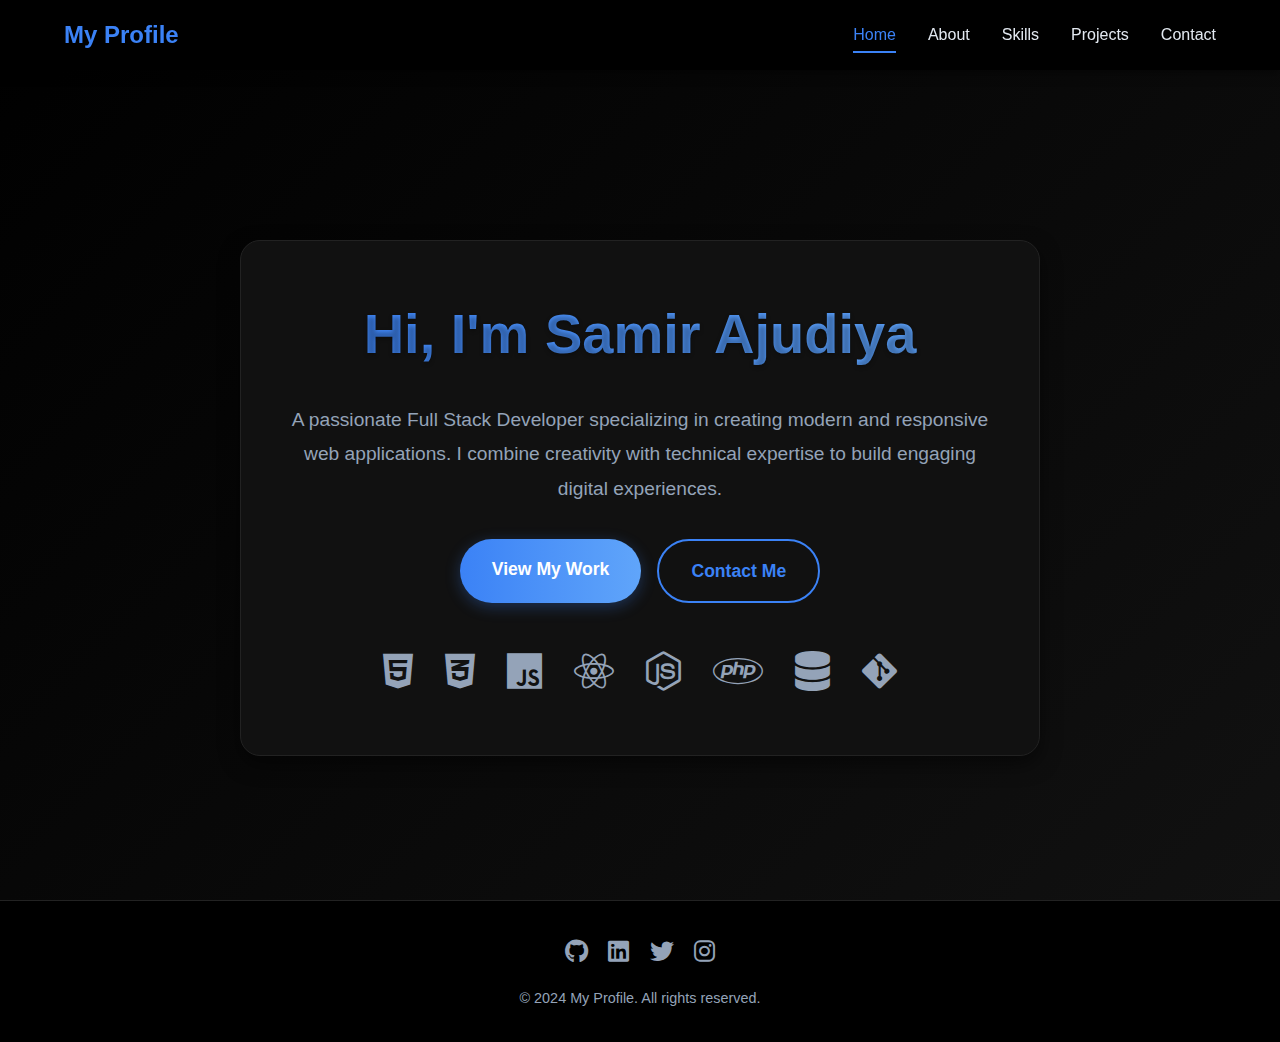
<file: my profile/index.html>
<!DOCTYPE html>
<html lang="en">
<head>
    <meta charset="UTF-8">
    <meta name="viewport" content="width=device-width, initial-scale=1.0">
    <title>Home - My Profile</title>
    <link rel="stylesheet" href="css/style.css">
    <link rel="stylesheet" href="https://cdnjs.cloudflare.com/ajax/libs/font-awesome/6.0.0/css/all.min.css">
    <style>
        .home {
            background: linear-gradient(135deg, #000000 0%, #111111 100%);
            color: #e2e8f0;
            min-height: 100vh;
            display: flex;
            align-items: center;
            justify-content: center;
            padding: 8rem 5% 2rem;
        }
        .hero {
            background: #111111;
            padding: 3rem;
            border-radius: 20px;
            box-shadow: 0 8px 20px rgba(0, 0, 0, 0.5);
            max-width: 800px;
            width: 100%;
            text-align: center;
            border: 1px solid #222222;
        }
        .welcome-text {
            font-size: 3.5rem;
            font-weight: bold;
            margin-bottom: 1.5rem;
            background: linear-gradient(to right, #3b82f6, #60a5fa);
            -webkit-background-clip: text;
            background-clip: text;
            color: transparent;
            text-shadow: 0 2px 4px rgba(0, 0, 0, 0.3);
        }
        .intro-text {
            font-size: 1.2rem;
            color: #94a3b8;
            margin-bottom: 2rem;
            line-height: 1.8;
        }
        .cta-buttons {
            display: flex;
            gap: 1rem;
            justify-content: center;
        }
        .cta-btn {
            padding: 1rem 2rem;
            border-radius: 50px;
            text-decoration: none;
            font-weight: 600;
            transition: all 0.3s ease;
            border: none;
            font-size: 1.1rem;
        }
        .cta-btn:first-child {
            background: linear-gradient(to right, #3b82f6, #60a5fa);
            color: white;
            box-shadow: 0 4px 15px rgba(59, 130, 246, 0.3);
        }
        .cta-btn.secondary {
            background: transparent;
            color: #3b82f6;
            border: 2px solid #3b82f6;
        }
        .cta-btn:hover {
            transform: translateY(-3px);
            box-shadow: 0 6px 20px rgba(59, 130, 246, 0.4);
        }
        .skill-icons {
            margin-top: 3rem;
            display: flex;
            justify-content: center;
            gap: 2rem;
            flex-wrap: wrap;
        }
        .skill-icon {
            font-size: 2.5rem;
            color: #94a3b8;
            transition: all 0.3s ease;
        }
        .skill-icon:hover {
            color: #3b82f6;
            transform: translateY(-5px);
        }
        footer {
            background: #000000;
            border-top: 1px solid #222222;
        }
        .social-links a {
            color: #94a3b8;
            transition: all 0.3s ease;
        }
        .social-links a:hover {
            color: #3b82f6;
            transform: translateY(-3px);
        }
    </style>
</head>
<body>
    <nav class="navbar">
        <div class="logo">My Profile</div>
        <div class="nav-links">
            <a href="index.html" class="active">Home</a>
            <a href="about.html">About</a>
            <a href="skills.html">Skills</a>
            <a href="projects.html">Projects</a>
            <a href="contact.html">Contact</a>
        </div>
        <div class="menu-btn">
            <i class="fas fa-bars"></i>
        </div>
    </nav>

    <main class="home">
        <div class="hero">
            <h1 class="welcome-text">Hi, I'm Samir Ajudiya</h1>
            <p class="intro-text">A passionate Full Stack Developer specializing in creating modern and responsive web applications. I combine creativity with technical expertise to build engaging digital experiences.</p>
            <div class="cta-buttons">
                <a href="projects.html" class="cta-btn">View My Work</a>
                <a href="contact.html" class="cta-btn secondary">Contact Me</a>
            </div>
            <div class="skill-icons">
                <i class="fab fa-html5 skill-icon" title="HTML5"></i>
                <i class="fab fa-css3-alt skill-icon" title="CSS3"></i>
                <i class="fab fa-js skill-icon" title="JavaScript"></i>
                <i class="fab fa-react skill-icon" title="React"></i>
                <i class="fab fa-node-js skill-icon" title="Node.js"></i>
                <i class="fab fa-php skill-icon" title="PHP"></i>
                <i class="fas fa-database skill-icon" title="Databases"></i>
                <i class="fab fa-git-alt skill-icon" title="Git"></i>
            </div>
        </div>
    </main>

    <footer>
        <div class="social-links">
            <a href="#"><i class="fab fa-github"></i></a>
            <a href="#"><i class="fab fa-linkedin"></i></a>
            <a href="#"><i class="fab fa-twitter"></i></a>
            <a href="#"><i class="fab fa-instagram"></i></a>
        </div>
        <p>&copy; 2024 My Profile. All rights reserved.</p>
    </footer>

    <script src="js/script.js"></script>
</body>
</html>
</file>
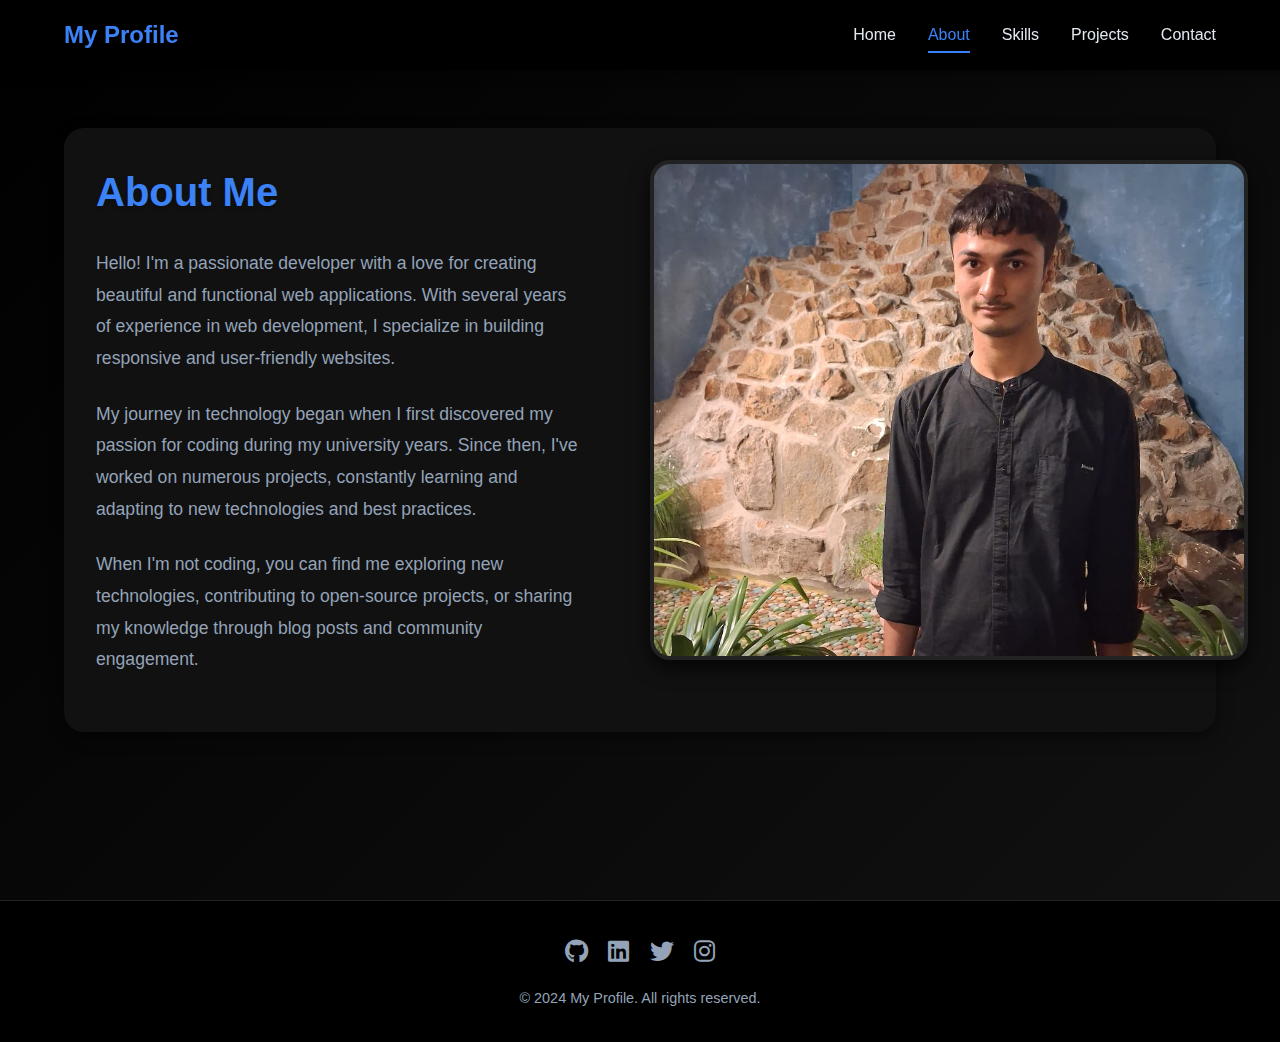
<file: my profile/about.html>
<!DOCTYPE html>
<html lang="en">
<head>
    <meta charset="UTF-8">
    <meta name="viewport" content="width=device-width, initial-scale=1.0">
    <title>About Me - My Profile</title>
    <link rel="stylesheet" href="css/style.css">
    <link rel="stylesheet" href="https://cdnjs.cloudflare.com/ajax/libs/font-awesome/6.0.0/css/all.min.css">
    <style>
        .about {
            background: linear-gradient(135deg, #000000 0%, #111111 100%);
            color: #e2e8f0;
        }
        .about-content {
            background: #111111;
            border-radius: 20px;
            padding: 2rem;
            box-shadow: 0 5px 15px rgba(0, 0, 0, 0.5);
        }
        .about-text h2 {
            color: #3b82f6;
            font-size: 2.5rem;
            margin-bottom: 1.5rem;
            text-shadow: 0 2px 4px rgba(0, 0, 0, 0.3);
        }
        .about-text p {
            color: #94a3b8;
            font-size: 1.1rem;
            line-height: 1.8;
            margin-bottom: 1.5rem;
        }
        .about-image {
            border: 4px solid #222222;
            box-shadow: 0 8px 20px rgba(0, 0, 0, 0.7);
        }
        .about-image:hover {
            transform: scale(1.02);
            box-shadow: 0 12px 25px rgba(0, 0, 0, 0.8);
            border-color: #3b82f6;
        }
        footer {
            background: #000000;
            border-top: 1px solid #222222;
        }
        .social-links a {
            color: #94a3b8;
            transition: all 0.3s ease;
        }
        .social-links a:hover {
            color: #3b82f6;
            transform: translateY(-3px);
        }
    </style>
</head>
<body>
    <nav class="navbar">
        <div class="logo">My Profile</div>
        <div class="nav-links">
            <a href="index.html">Home</a>
            <a href="about.html" class="active">About</a>
            <a href="skills.html">Skills</a>
            <a href="projects.html">Projects</a>
            <a href="contact.html">Contact</a>
        </div>
        <div class="menu-btn">
            <i class="fas fa-bars"></i>
        </div>
    </nav>

    <main class="about">
        <div class="about-content">
            <div class="about-text">
                <h2>About Me</h2>
                <p>Hello! I'm a passionate developer with a love for creating beautiful and functional web applications. With several years of experience in web development, I specialize in building responsive and user-friendly websites.</p>
                <p>My journey in technology began when I first discovered my passion for coding during my university years. Since then, I've worked on numerous projects, constantly learning and adapting to new technologies and best practices.</p>
                <p>When I'm not coding, you can find me exploring new technologies, contributing to open-source projects, or sharing my knowledge through blog posts and community engagement.</p>
            </div>
            <img src="images/profile.jpg" alt="Profile Image - Standing in front of a black SUV" class="about-image">
        </div>
    </main>

    <footer>
        <div class="social-links">
            <a href="#"><i class="fab fa-github"></i></a>
            <a href="#"><i class="fab fa-linkedin"></i></a>
            <a href="#"><i class="fab fa-twitter"></i></a>
            <a href="#"><i class="fab fa-instagram"></i></a>
        </div>
        <p>&copy; 2024 My Profile. All rights reserved.</p>
    </footer>

    <script src="js/script.js"></script>
</body>
</html>
</file>
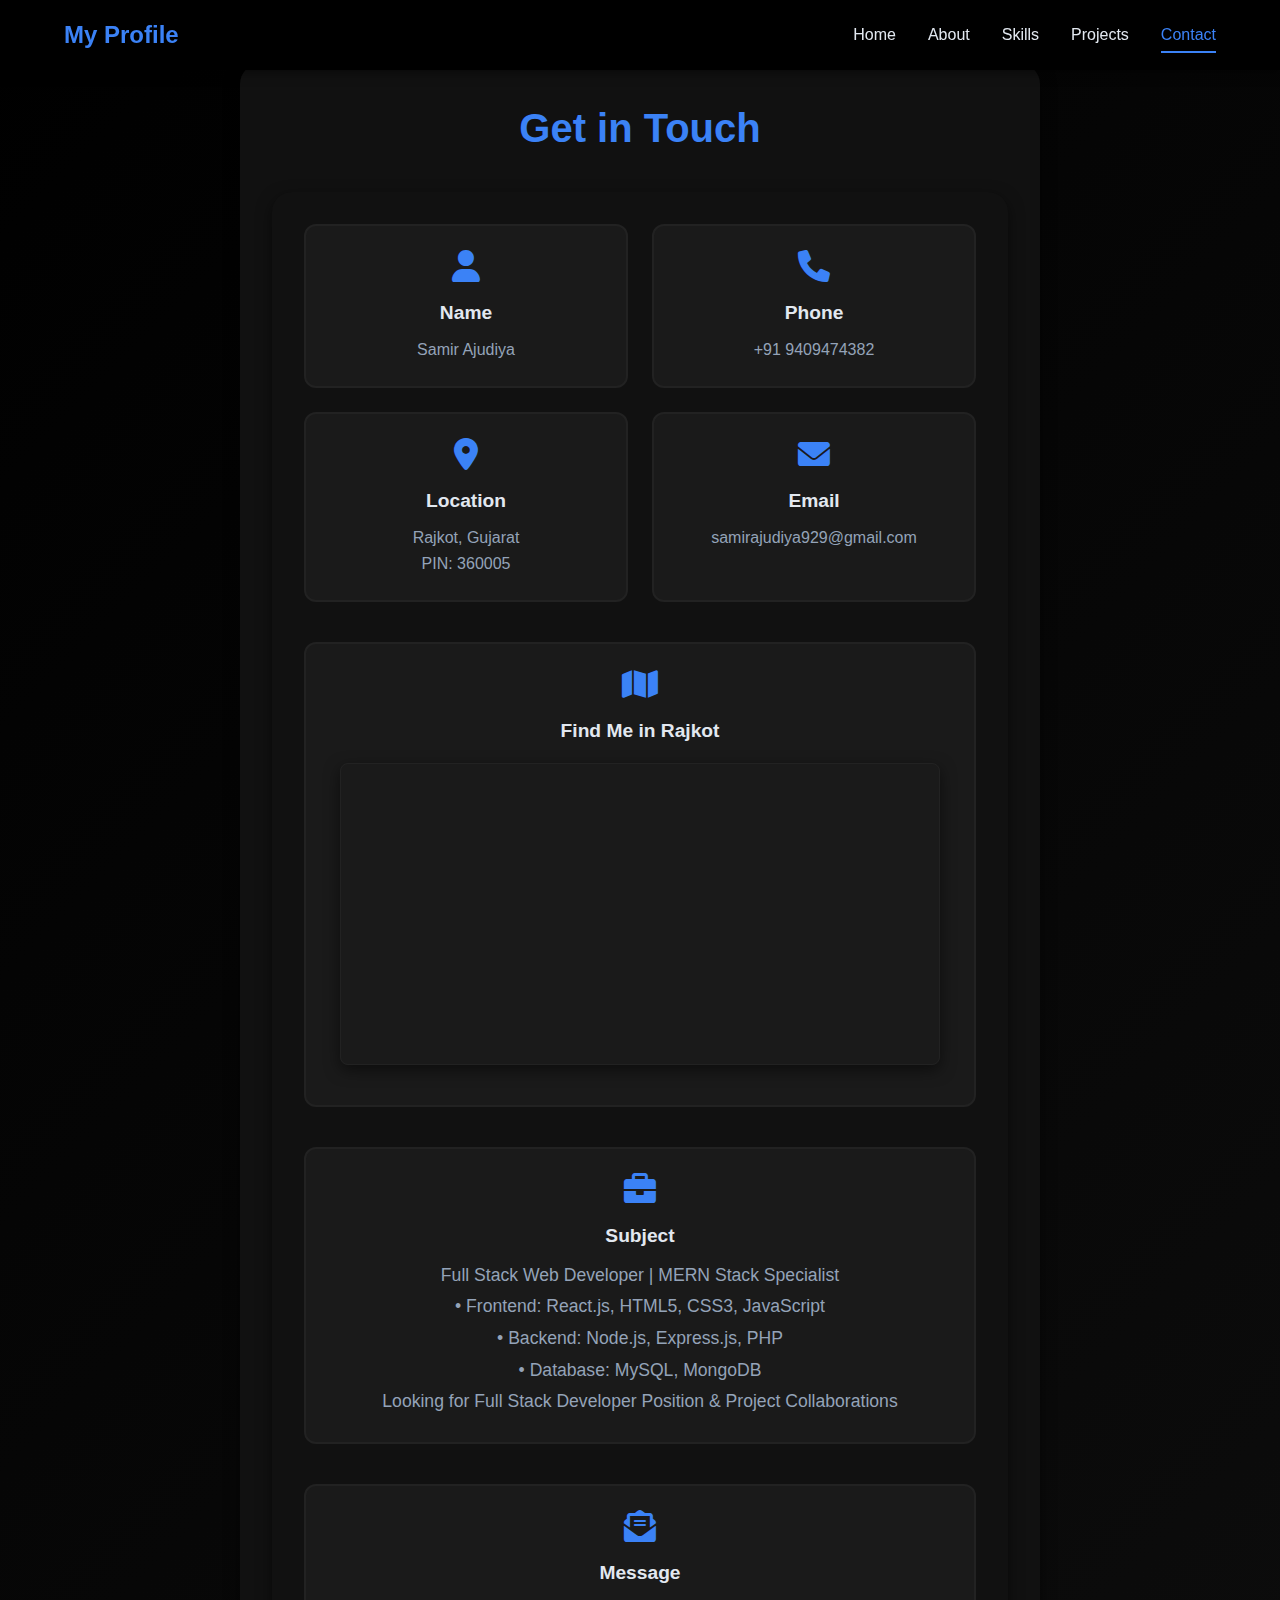
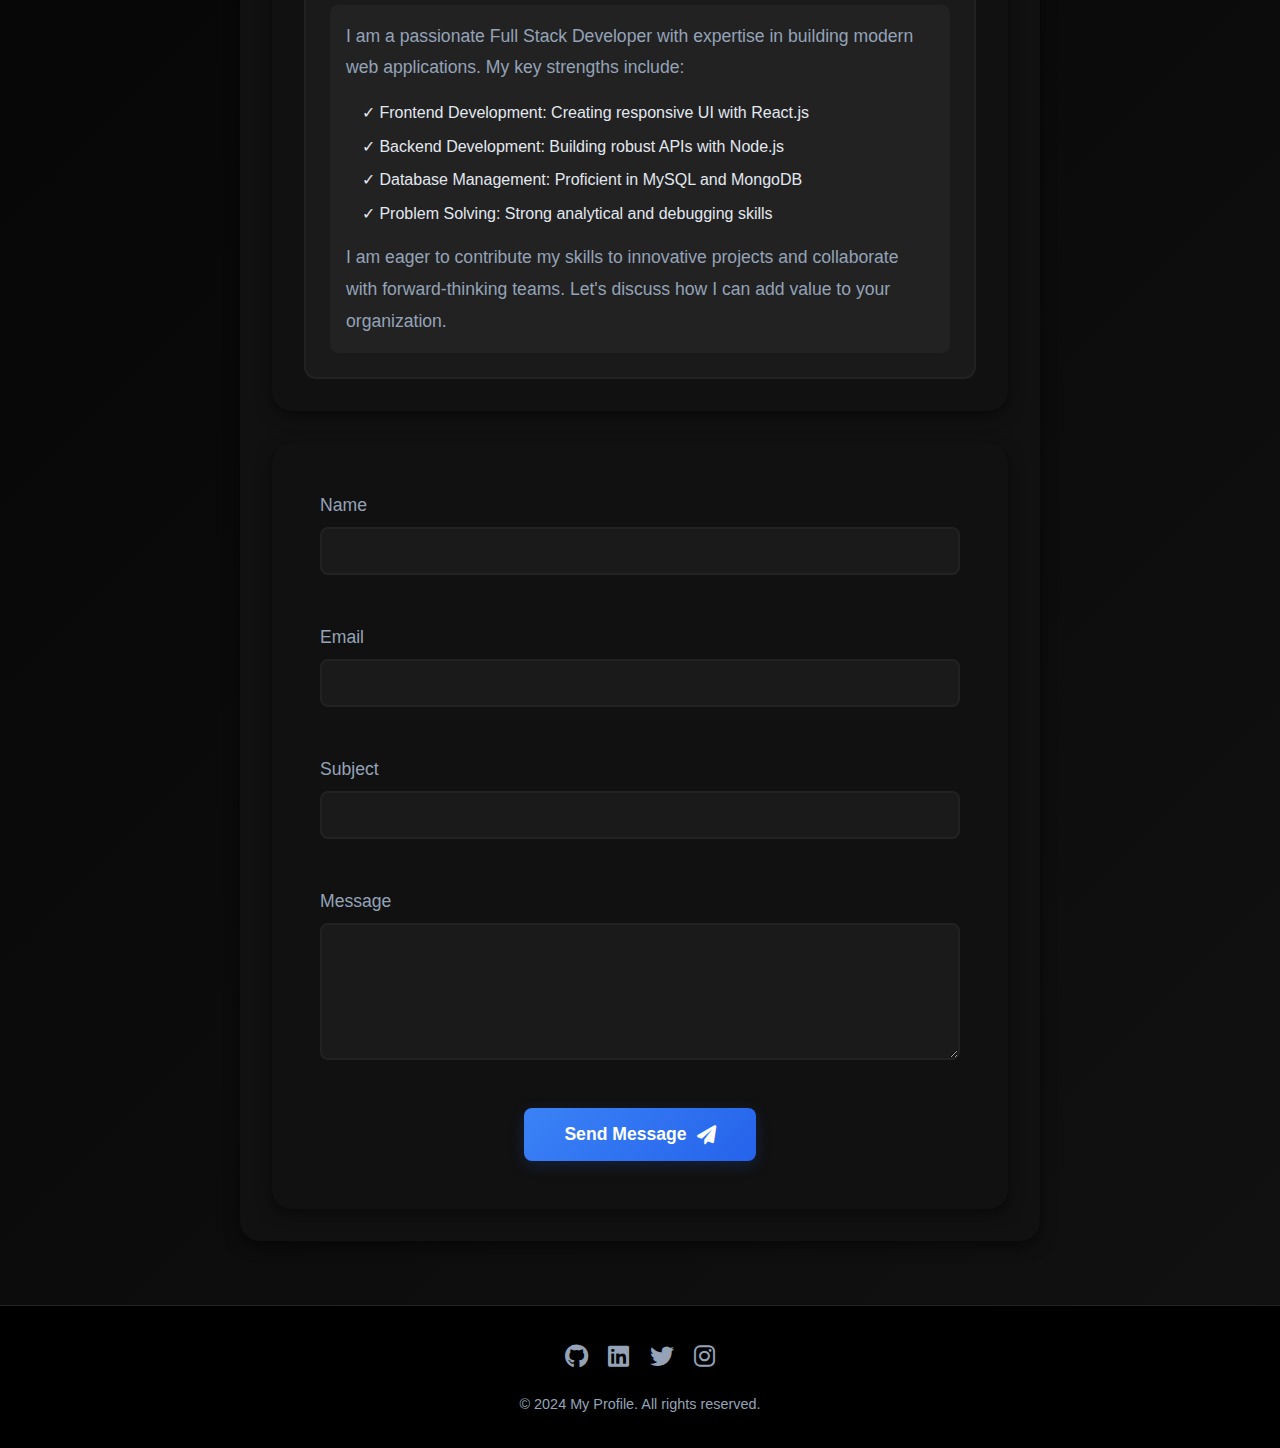
<file: my profile/contact.html>
<!DOCTYPE html>
<html lang="en">
<head>
    <meta charset="UTF-8">
    <meta name="viewport" content="width=device-width, initial-scale=1.0">
    <title>Contact Me - My Profile</title>
    <link rel="stylesheet" href="css/style.css">
    <link rel="stylesheet" href="https://cdnjs.cloudflare.com/ajax/libs/font-awesome/6.0.0/css/all.min.css">
    <style>
        .contact {
            background: linear-gradient(135deg, #000000 0%, #111111 100%);
            color: #e2e8f0;
            min-height: 80vh;
            padding: 4rem 2rem;
        }
        .contact-content {
            max-width: 800px;
            margin: 0 auto;
            background: #111111;
            border-radius: 20px;
            padding: 2rem;
            box-shadow: 0 5px 15px rgba(0, 0, 0, 0.5);
        }
        .contact-info {
            display: grid;
            grid-template-columns: repeat(auto-fit, minmax(250px, 1fr));
            gap: 1.5rem;
            margin-bottom: 2rem;
        }
        .info-box {
            background: #1a1a1a;
            border: 2px solid #222222;
            border-radius: 12px;
            padding: 1.5rem;
            text-align: center;
            transition: all 0.3s ease;
        }
        .info-box:hover {
            transform: translateY(-5px);
            border-color: #3b82f6;
            box-shadow: 0 8px 20px rgba(59, 130, 246, 0.2);
        }
        .info-box i {
            font-size: 2rem;
            color: #3b82f6;
            margin-bottom: 1rem;
        }
        .info-box h3 {
            color: #e2e8f0;
            font-size: 1.2rem;
            margin-bottom: 0.5rem;
        }
        .info-box p, .info-box a {
            color: #94a3b8;
            text-decoration: none;
            transition: color 0.3s ease;
        }
        .info-box a:hover {
            color: #3b82f6;
        }
        .map-box {
            grid-column: 1 / -1;
            background: #1a1a1a;
            border: 2px solid #222222;
            border-radius: 12px;
            padding: 1.5rem;
            text-align: center;
            transition: all 0.3s ease;
            margin-top: 1rem;
        }
        .map-box:hover {
            border-color: #3b82f6;
            box-shadow: 0 8px 20px rgba(59, 130, 246, 0.2);
        }
        .map-box i {
            font-size: 2rem;
            color: #3b82f6;
            margin-bottom: 1rem;
        }
        .map-box h3 {
            color: #e2e8f0;
            font-size: 1.2rem;
            margin-bottom: 1rem;
        }
        .map-container {
            border-radius: 8px;
            overflow: hidden;
        }
        .map-container iframe {
            width: 100%;
            height: 300px;
            border: none;
            filter: invert(90%) hue-rotate(180deg) brightness(95%) contrast(85%);
        }
        .contact-form {
            margin-top: 2rem;
            display: flex;
            flex-direction: column;
            gap: 1.5rem;
        }
        .form-group {
            display: flex;
            flex-direction: column;
            gap: 0.5rem;
        }
        .form-group label {
            color: #94a3b8;
            font-size: 1.1rem;
        }
        .form-group input,
        .form-group textarea {
            padding: 0.8rem;
            border-radius: 8px;
            border: 2px solid #222222;
            background: #1a1a1a;
            color: #e2e8f0;
            font-size: 1rem;
            transition: all 0.3s ease;
        }
        .form-group input:focus,
        .form-group textarea:focus {
            outline: none;
            border-color: #3b82f6;
            box-shadow: 0 0 0 2px rgba(59, 130, 246, 0.2);
        }
        .submit-btn {
            background: linear-gradient(135deg, #3b82f6 0%, #2563eb 100%);
            color: white;
            padding: 1rem 2.5rem;
            border: none;
            border-radius: 8px;
            font-size: 1.1rem;
            cursor: pointer;
            transition: all 0.3s ease;
            display: flex;
            align-items: center;
            justify-content: center;
            gap: 10px;
            margin: 0 auto;
            min-width: 200px;
        }
        .submit-btn:hover {
            background: linear-gradient(135deg, #2563eb 0%, #1d4ed8 100%);
            transform: translateY(-2px);
            box-shadow: 0 4px 12px rgba(59, 130, 246, 0.3);
        }
        .submit-btn i {
            font-size: 1.2rem;
            transition: transform 0.3s ease;
        }
        .submit-btn:hover i {
            transform: translateX(4px);
        }
    </style>
</head>
<body>
    <nav class="navbar">
        <div class="logo">My Profile</div>
        <div class="nav-links">
            <a href="index.html">Home</a>
            <a href="about.html">About</a>
            <a href="skills.html">Skills</a>
            <a href="projects.html">Projects</a>
            <a href="contact.html" class="active">Contact</a>
        </div>
        <div class="menu-btn">
            <i class="fas fa-bars"></i>
        </div>
    </nav>

    <main class="contact">
        <div class="contact-content">
            <h2 style="color: #3b82f6; font-size: 2.5rem; margin-bottom: 2rem; text-align: center;">Get in Touch</h2>
            
            <div class="contact-info">
                <div class="info-box">
                    <i class="fas fa-user"></i>
                    <h3>Name</h3>
                    <p>Samir Ajudiya</p>
                </div>
                <div class="info-box">
                    <i class="fas fa-phone"></i>
                    <h3>Phone</h3>
                    <p><a href="tel:+919409474382">+91 9409474382</a></p>
                </div>
                <div class="info-box">
                    <i class="fas fa-map-marker-alt"></i>
                    <h3>Location</h3>
                    <p>Rajkot, Gujarat<br>PIN: 360005</p>
                </div>
                <div class="info-box">
                    <i class="fas fa-envelope"></i>
                    <h3>Email</h3>
                    <p><a href="mailto:samirajudiya929@gmail.com">samirajudiya929@gmail.com</a></p>
                </div>
               
                <div class="map-box">
                    <i class="fas fa-map"></i>
                    <h3>Find Me in Rajkot</h3>
                    <div class="map-container">
                        <iframe 
                            src="https://www.google.com/maps/embed?pb=!1m18!1m12!1m3!1d118147.68041541082!2d70.71790414160557!3d22.303891136856267!2m3!1f0!2f0!3f0!3m2!1i1024!2i768!4f13.1!3m3!1m2!1s0x3959c98ac71cdf0f%3A0x76dd15cfbe93ad3b!2sRajkot%2C%20Gujarat!5e0!3m2!1sen!2sin!4v1709755169079!5m2!1sen!2sin"
                            style="border:0;" 
                            allowfullscreen="" 
                            loading="lazy" 
                            referrerpolicy="no-referrer-when-downgrade">
                        </iframe>
                    </div>
                </div>
                <div class="info-box" style="grid-column: 1 / -1; margin-top: 1rem;">
                    <i class="fas fa-briefcase"></i>
                    <h3>Subject</h3>
                    <p style="line-height: 1.8; font-size: 1.1rem;">
                        Full Stack Web Developer | MERN Stack Specialist<br>
                        • Frontend: React.js, HTML5, CSS3, JavaScript<br>
                        • Backend: Node.js, Express.js, PHP<br>
                        • Database: MySQL, MongoDB<br>
                        Looking for Full Stack Developer Position & Project Collaborations
                    </p>
                </div>
                <div class="info-box" style="grid-column: 1 / -1; margin-top: 1rem;">
                    <i class="fas fa-envelope-open-text"></i>
                    <h3>Message</h3>
                    <div style="text-align: left; padding: 1rem; background: #222222; border-radius: 8px; margin-top: 1rem;">
                        <p style="line-height: 1.8; font-size: 1.1rem; margin-bottom: 1rem;">
                            I am a passionate Full Stack Developer with expertise in building modern web applications. My key strengths include:
                        </p>
                        <ul style="list-style: none; padding-left: 1rem; margin-bottom: 1rem;">
                            <li style="margin-bottom: 0.5rem;">✓ Frontend Development: Creating responsive UI with React.js</li>
                            <li style="margin-bottom: 0.5rem;">✓ Backend Development: Building robust APIs with Node.js</li>
                            <li style="margin-bottom: 0.5rem;">✓ Database Management: Proficient in MySQL and MongoDB</li>
                            <li style="margin-bottom: 0.5rem;">✓ Problem Solving: Strong analytical and debugging skills</li>
                        </ul>
                        <p style="line-height: 1.8; font-size: 1.1rem;">
                            I am eager to contribute my skills to innovative projects and collaborate with forward-thinking teams. Let's discuss how I can add value to your organization.
                        </p>
                    </div>
                </div>
            </div>

            <form class="contact-form">
                <div class="form-group">
                    <label for="name">Name</label>
                    <input type="text" id="name" name="name" required>
                </div>
                <div class="form-group">
                    <label for="email">Email</label>
                    <input type="email" id="email" name="email" required>
                </div>
                <div class="form-group">
                    <label for="subject">Subject</label>
                    <input type="text" id="subject" name="subject" required>
                </div>
                <div class="form-group">
                    <label for="message">Message</label>
                    <textarea id="message" name="message" rows="6" required></textarea>
                </div>
                <button type="submit" class="submit-btn">
                    Send Message
                    <i class="fas fa-paper-plane"></i>
                </button>
            </form>
        </div>
    </main>

    <footer>
        <div class="social-links">
            <a href="#"><i class="fab fa-github"></i></a>
            <a href="#"><i class="fab fa-linkedin"></i></a>
            <a href="#"><i class="fab fa-twitter"></i></a>
            <a href="#"><i class="fab fa-instagram"></i></a>
        </div>
        <p>&copy; 2024 My Profile. All rights reserved.</p>
    </footer>

    <script src="js/script.js"></script>
</body>
</html>
</file>
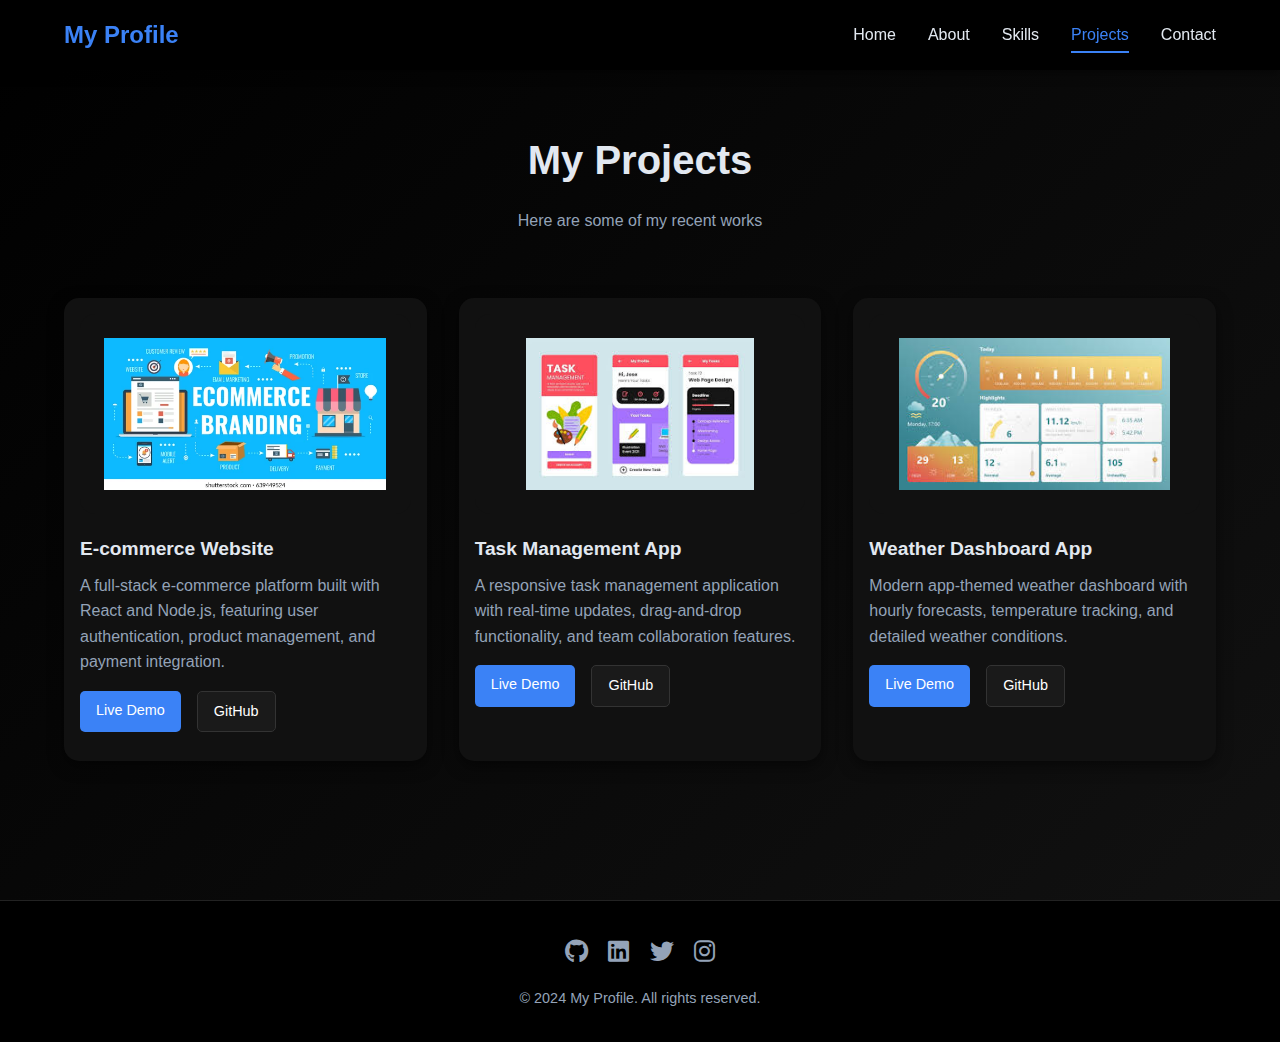
<file: my profile/projects.html>
<!DOCTYPE html>
<html lang="en">
<head>
    <meta charset="UTF-8">
    <meta name="viewport" content="width=device-width, initial-scale=1.0">
    <title>Projects - My Profile</title>
    <link rel="stylesheet" href="css/style.css">
    <link rel="stylesheet" href="https://cdnjs.cloudflare.com/ajax/libs/font-awesome/6.0.0/css/all.min.css">
</head>
<body>
    <nav class="navbar">
        <div class="logo">My Profile</div>
        <div class="nav-links">
            <a href="index.html">Home</a>
            <a href="about.html">About</a>
            <a href="skills.html">Skills</a>
            <a href="projects.html" class="active">Projects</a>
            <a href="contact.html">Contact</a>
        </div>
        <div class="menu-btn">
            <i class="fas fa-bars"></i>
        </div>
    </nav>

    <main class="projects">
        <div class="projects-content">
            <div class="projects-header">
                <h2>My Projects</h2>
                <p>Here are some of my recent works</p>
            </div>
            <div class="projects-grid">
                <div class="project-card">
                    <img src="images/ecommerce.jpg" alt="E-commerce Website Illustration" class="project-image">
                    <div class="project-info">
                        <h3 class="project-title">E-commerce Website</h3>
                        <p class="project-description">A full-stack e-commerce platform built with React and Node.js, featuring user authentication, product management, and payment integration.</p>
                        <div class="project-links">
                            <a href="#" class="project-link live">Live Demo</a>
                            <a href="#" class="project-link github">GitHub</a>
                        </div>
                    </div>
                </div>
                <div class="project-card">
                    <img src="images/taskmanager.jpg" alt="Task Management App Interface" class="project-image">
                    <div class="project-info">
                        <h3 class="project-title">Task Management App</h3>
                        <p class="project-description">A responsive task management application with real-time updates, drag-and-drop functionality, and team collaboration features.</p>
                        <div class="project-links">
                            <a href="#" class="project-link live">Live Demo</a>
                            <a href="#" class="project-link github">GitHub</a>
                        </div>
                    </div>
                </div>
                <div class="project-card">
                    <img src="images/weatherdeshboard.jpg" alt="Dark Theme Weather Dashboard" class="project-image">
                    <div class="project-info">
                        <h3 class="project-title">Weather Dashboard App</h3>
                        <p class="project-description">Modern app-themed weather dashboard with hourly forecasts, temperature tracking, and detailed weather conditions.</p>
                        <div class="project-links">
                            <a href="#" class="project-link live">Live Demo</a>
                            <a href="#" class="project-link github">GitHub</a>
                        </div>
                    </div>
                </div>
              
                
            </div>
        </div>
    </main>

    <footer>
        <div class="social-links">
            <a href="#"><i class="fab fa-github"></i></a>
            <a href="#"><i class="fab fa-linkedin"></i></a>
            <a href="#"><i class="fab fa-twitter"></i></a>
            <a href="#"><i class="fab fa-instagram"></i></a>
        </div>
        <p>&copy; 2024 My Profile. All rights reserved.</p>
    </footer>

    <script src="js/script.js"></script>
</body>
</html>
</file>
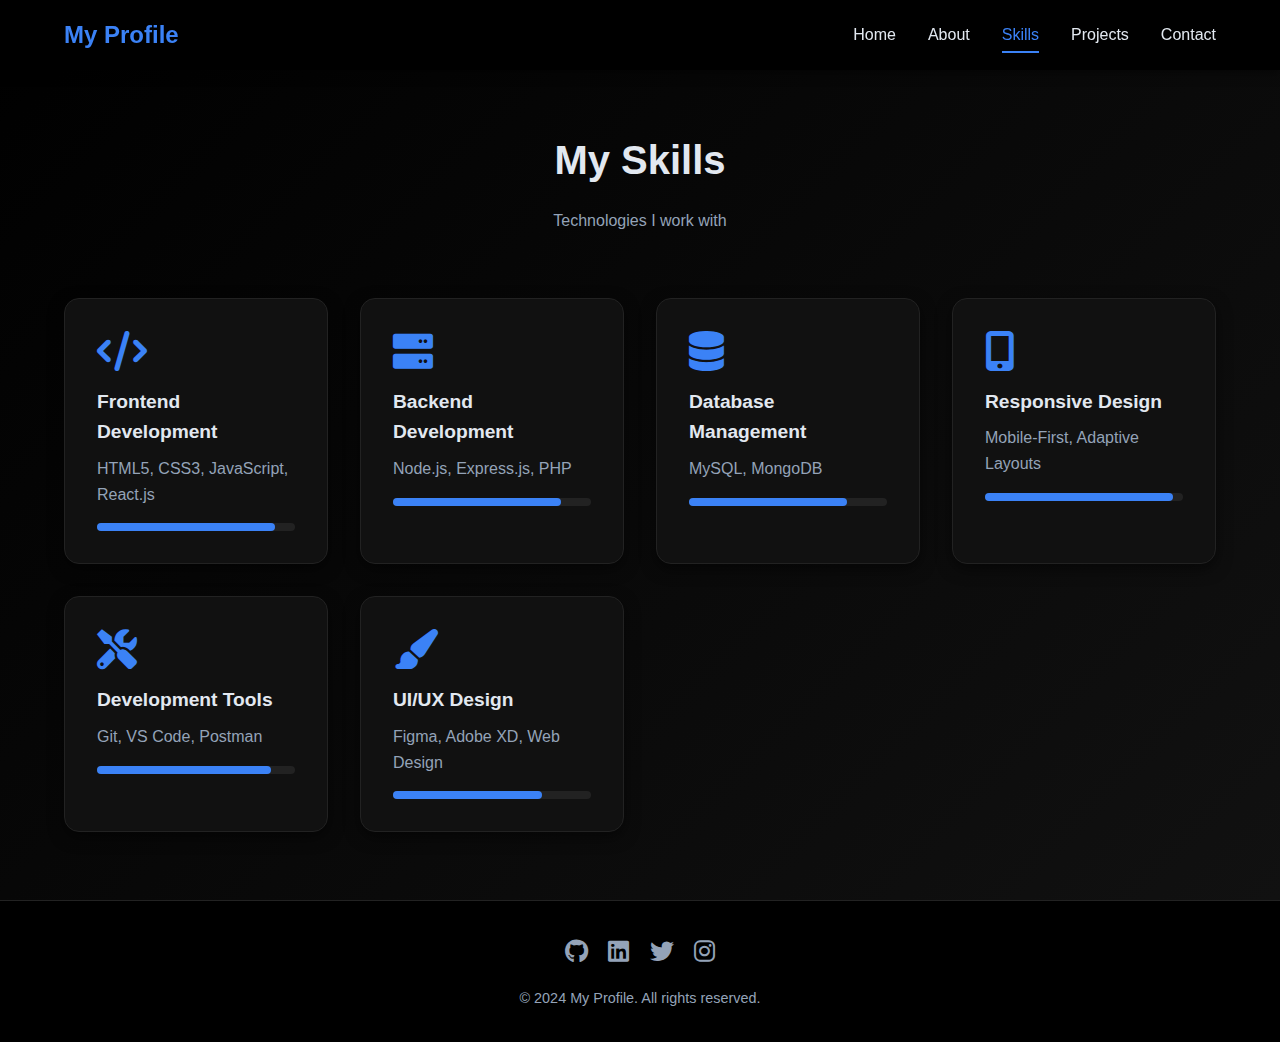
<file: my profile/skills.html>
<!DOCTYPE html>
<html lang="en">
<head>
    <meta charset="UTF-8">
    <meta name="viewport" content="width=device-width, initial-scale=1.0">
    <title>Skills - My Profile</title>
    <link rel="stylesheet" href="css/style.css">
    <link rel="stylesheet" href="https://cdnjs.cloudflare.com/ajax/libs/font-awesome/6.0.0/css/all.min.css">
    <style>
        .skills {
            background: linear-gradient(135deg, #000000 0%, #111111 100%);
        }
        .skills-header h2 {
            color: #e2e8f0;
        }
        .skills-header p {
            color: #94a3b8;
        }
        .skill-card {
            background: #111111;
            border: 1px solid #222222;
            box-shadow: 0 5px 15px rgba(0, 0, 0, 0.5);
        }
        .skill-card:hover {
            transform: translateY(-5px);
            box-shadow: 0 8px 20px rgba(0, 0, 0, 0.7);
            background: #151515;
        }
        .skill-title {
            color: #e2e8f0;
        }
        .skill-description {
            color: #94a3b8;
        }
        .skill-level {
            height: 8px;
            background: #222222;
            border-radius: 4px;
            margin-top: 1rem;
        }
        .skill-progress {
            height: 100%;
            background: #3b82f6;
            border-radius: 4px;
            transition: width 0.5s ease;
        }
    </style>
</head>
<body>
    <nav class="navbar">
        <div class="logo">My Profile</div>
        <div class="nav-links">
            <a href="index.html">Home</a>
            <a href="about.html">About</a>
            <a href="skills.html" class="active">Skills</a>
            <a href="projects.html">Projects</a>
            <a href="contact.html">Contact</a>
        </div>
        <div class="menu-btn">
            <i class="fas fa-bars"></i>
        </div>
    </nav>

    <main class="skills">
        <div class="skills-content">
            <div class="skills-header">
                <h2>My Skills</h2>
                <p>Technologies I work with</p>
            </div>

            <div class="skills-grid">
                <div class="skill-card">
                    <i class="fas fa-code skill-icon"></i>
                    <h3 class="skill-title">Frontend Development</h3>
                    <p class="skill-description">HTML5, CSS3, JavaScript, React.js</p>
                    <div class="skill-level">
                        <div class="skill-progress" style="width: 90%;"></div>
                    </div>
                </div>

                <div class="skill-card">
                    <i class="fas fa-server skill-icon"></i>
                    <h3 class="skill-title">Backend Development</h3>
                    <p class="skill-description">Node.js, Express.js, PHP</p>
                    <div class="skill-level">
                        <div class="skill-progress" style="width: 85%;"></div>
                    </div>
                </div>

                <div class="skill-card">
                    <i class="fas fa-database skill-icon"></i>
                    <h3 class="skill-title">Database Management</h3>
                    <p class="skill-description">MySQL, MongoDB</p>
                    <div class="skill-level">
                        <div class="skill-progress" style="width: 80%;"></div>
                    </div>
                </div>

                <div class="skill-card">
                    <i class="fas fa-mobile-alt skill-icon"></i>
                    <h3 class="skill-title">Responsive Design</h3>
                    <p class="skill-description">Mobile-First, Adaptive Layouts</p>
                    <div class="skill-level">
                        <div class="skill-progress" style="width: 95%;"></div>
                    </div>
                </div>

                <div class="skill-card">
                    <i class="fas fa-tools skill-icon"></i>
                    <h3 class="skill-title">Development Tools</h3>
                    <p class="skill-description">Git, VS Code, Postman</p>
                    <div class="skill-level">
                        <div class="skill-progress" style="width: 88%;"></div>
                    </div>
                </div>

                <div class="skill-card">
                    <i class="fas fa-paint-brush skill-icon"></i>
                    <h3 class="skill-title">UI/UX Design</h3>
                    <p class="skill-description">Figma, Adobe XD, Web Design</p>
                    <div class="skill-level">
                        <div class="skill-progress" style="width: 75%;"></div>
                    </div>
                </div>
            </div>
        </div>
    </main>

    <footer>
        <div class="social-links">
            <a href="#"><i class="fab fa-github"></i></a>
            <a href="#"><i class="fab fa-linkedin"></i></a>
            <a href="#"><i class="fab fa-twitter"></i></a>
            <a href="#"><i class="fab fa-instagram"></i></a>
        </div>
        <p>&copy; 2024 My Profile. All rights reserved.</p>
    </footer>

    <script src="js/script.js"></script>
</body>
</html>
</file>
<file: my profile/css/style.css>
/* Reset and Base Styles */
* {
    margin: 0;
    padding: 0;
    box-sizing: border-box;
    font-family: 'Segoe UI', Tahoma, Geneva, Verdana, sans-serif;
}

:root {
    --primary-color: #3b82f6;
    --secondary-color: #60a5fa;
    --text-color: #e2e8f0;
    --light-text: #94a3b8;
    --background: #000000;
    --card-bg: #111111;
    --hover-color: #2563eb;
    --transition: all 0.3s ease;
}

body {
    line-height: 1.6;
    color: var(--text-color);
    background-color: var(--background);
}

/* Navbar Styles */
.navbar {
    position: fixed;
    top: 0;
    left: 0;
    width: 100%;
    padding: 1rem 5%;
    background-color: rgba(0, 0, 0, 0.95);
    backdrop-filter: blur(10px);
    display: flex;
    justify-content: space-between;
    align-items: center;
    box-shadow: 0 2px 10px rgba(0, 0, 0, 0.5);
    z-index: 1000;
}

.logo {
    font-size: 1.5rem;
    font-weight: bold;
    color: var(--primary-color);
}

.nav-links {
    display: flex;
    gap: 2rem;
}

.nav-links a {
    text-decoration: none;
    color: var(--text-color);
    font-weight: 500;
    transition: var(--transition);
    position: relative;
}

.nav-links a:hover,
.nav-links a.active {
    color: var(--primary-color);
}

.nav-links a::after {
    content: '';
    position: absolute;
    bottom: -5px;
    left: 0;
    width: 0;
    height: 2px;
    background-color: var(--primary-color);
    transition: var(--transition);
}

.nav-links a:hover::after,
.nav-links a.active::after {
    width: 100%;
}

.menu-btn {
    display: none;
    cursor: pointer;
    font-size: 1.5rem;
    color: var(--text-color);
}

/* Home Page Styles */
.home {
    min-height: 100vh;
    padding: 8rem 5% 2rem;
    display: flex;
    align-items: center;
    justify-content: center;
    background: linear-gradient(135deg, #f0f9ff 0%, #e0f2fe 100%);
}

.hero {
    text-align: center;
    max-width: 800px;
}

.welcome-text {
    font-size: 3.5rem;
    font-weight: bold;
    margin-bottom: 1.5rem;
    background: linear-gradient(to right, var(--primary-color), var(--secondary-color));
    -webkit-background-clip: text;
    background-clip: text;
    color: transparent;
    animation: fadeInUp 1s ease;
}

.intro-text {
    font-size: 1.2rem;
    color: var(--light-text);
    margin-bottom: 2rem;
    animation: fadeInUp 1s ease 0.2s backwards;
}

.cta-buttons {
    display: flex;
    gap: 1rem;
    justify-content: center;
    animation: fadeInUp 1s ease 0.4s backwards;
}

.cta-btn {
    padding: 0.8rem 2rem;
    border-radius: 50px;
    text-decoration: none;
    font-weight: 600;
    transition: var(--transition);
}

.cta-btn:first-child {
    background-color: var(--primary-color);
    color: white;
}

.cta-btn.secondary {
    background-color: transparent;
    color: var(--primary-color);
    border: 2px solid var(--primary-color);
}

.cta-btn:hover {
    transform: translateY(-3px);
    box-shadow: 0 5px 15px rgba(37, 99, 235, 0.2);
}

/* Footer Styles */
footer {
    background-color: #000000;
    padding: 2rem 5%;
    text-align: center;
    border-top: 1px solid #222222;
}

.social-links {
    margin-bottom: 1rem;
}

.social-links a {
    color: var(--light-text);
    font-size: 1.5rem;
    margin: 0 0.5rem;
    transition: var(--transition);
}

.social-links a:hover {
    color: var(--primary-color);
    transform: translateY(-3px);
}

footer p {
    color: var(--light-text);
    font-size: 0.9rem;
}

/* Animations */
@keyframes fadeInUp {
    from {
        opacity: 0;
        transform: translateY(20px);
    }
    to {
        opacity: 1;
        transform: translateY(0);
    }
}

/* Responsive Design */
@media (max-width: 768px) {
    .menu-btn {
        display: block;
    }

    .nav-links {
        position: fixed;
        top: 70px;
        left: -100%;
        width: 100%;
        height: calc(100vh - 70px);
        background-color: var(--background);
        flex-direction: column;
        align-items: center;
        padding: 2rem 0;
        transition: var(--transition);
    }

    .nav-links.active {
        left: 0;
    }

    .welcome-text {
        font-size: 2.5rem;
    }

    .cta-buttons {
        flex-direction: column;
    }

    .cta-btn {
        width: 100%;
        text-align: center;
    }

    .project-image {
        height: 180px;
    }
}

/* About Page Styles */
.about {
    padding: 8rem 5% 2rem;
    min-height: 100vh;
    background: linear-gradient(135deg, #f8fafc 0%, #f1f5f9 100%);
}

.about-content {
    max-width: 1400px;
    margin: 0 auto;
    display: grid;
    grid-template-columns: 45% 55%;
    gap: 4rem;
    align-items: start;
    padding: 2rem;
}

.about-image {
    width: 100%;
    height: 500px;
    object-fit: cover;
    border-radius: 20px;
    box-shadow: 0 15px 40px rgba(0, 0, 0, 0.15);
    transition: transform 0.3s ease;
}

.about-image:hover {
    transform: scale(1.02);
}

.about-text h2 {
    font-size: 2.5rem;
    margin-bottom: 1.5rem;
    color: var(--primary-color);
}

.about-text p {
    margin-bottom: 1.5rem;
    color: var(--text-color);
    font-size: 1.1rem;
}

/* Skills Page Styles */
.skills {
    padding: 8rem 5% 2rem;
    min-height: 100vh;
    background: linear-gradient(135deg, #eff6ff 0%, #dbeafe 100%);
}

.skills-content {
    max-width: 1200px;
    margin: 0 auto;
}

.skills-header {
    text-align: center;
    margin-bottom: 4rem;
}

.skills-header h2 {
    font-size: 2.5rem;
    color: var(--primary-color);
    margin-bottom: 1rem;
}

.skills-grid {
    display: grid;
    grid-template-columns: repeat(auto-fit, minmax(250px, 1fr));
    gap: 2rem;
}

.skill-card {
    background: white;
    padding: 2rem;
    border-radius: 15px;
    box-shadow: 0 5px 15px rgba(0, 0, 0, 0.1);
    transition: var(--transition);
}

.skill-card:hover {
    transform: translateY(-5px);
    box-shadow: 0 8px 20px rgba(0, 0, 0, 0.15);
}

.skill-icon {
    font-size: 2.5rem;
    color: var(--primary-color);
    margin-bottom: 1rem;
}

.skill-title {
    font-size: 1.2rem;
    font-weight: 600;
    margin-bottom: 0.5rem;
}

.skill-description {
    color: var(--light-text);
}

/* Projects Page Styles */
.projects {
    padding: 8rem 5% 2rem;
    min-height: 100vh;
    background: linear-gradient(135deg, #000000 0%, #111111 100%);
}

.projects-content {
    max-width: 1200px;
    margin: 0 auto;
}

.projects-header {
    text-align: center;
    margin-bottom: 4rem;
}

.projects-header h2 {
    font-size: 2.5rem;
    color: var(--text-color);
    margin-bottom: 1rem;
}

.projects-header p {
    color: var(--light-text);
}

.projects-grid {
    display: grid;
    grid-template-columns: repeat(auto-fit, minmax(300px, 1fr));
    gap: 2rem;
}

.project-card {
    background: var(--card-bg);
    border-radius: 15px;
    overflow: hidden;
    box-shadow: 0 5px 15px rgba(0, 0, 0, 0.5);
    transition: var(--transition);
    padding: 1rem;
}

.project-card:hover {
    transform: translateY(-5px);
    box-shadow: 0 8px 20px rgba(0, 0, 0, 0.4);
}

.project-image {
    width: 100%;
    height: 200px;
    object-fit: contain;
    padding: 1.5rem;
    background: var(--card-bg);
    transition: transform 0.3s ease;
    border-radius: 15px;
}

.project-card:hover .project-image {
    transform: scale(1.05);
}

.project-info {
    padding: 0.8rem 0;
}

.project-title {
    color: var(--text-color);
    font-size: 1.2rem;
    font-weight: 600;
    margin-bottom: 0.5rem;
}

.project-description {
    color: var(--light-text);
    margin-bottom: 1rem;
}

.project-links {
    display: flex;
    gap: 1rem;
    margin-top: 1rem;
}

.project-link {
    padding: 0.5rem 1rem;
    border-radius: 5px;
    text-decoration: none;
    font-weight: 500;
    font-size: 0.9rem;
    transition: var(--transition);
}

.project-link.live {
    background-color: var(--primary-color);
    color: white;
}

.project-link.github {
    background-color: #1a1a1a;
    color: white;
    border: 1px solid #333;
}

.project-link:hover {
    opacity: 0.9;
    transform: translateY(-2px);
}

/* Contact Page Styles */
.contact {
    padding: 8rem 5% 2rem;
    min-height: 100vh;
    background: linear-gradient(135deg, #000000 0%, #111111 100%);
}

.contact-content {
    max-width: 800px;
    margin: 0 auto;
}

.contact-header {
    text-align: center;
    margin-bottom: 4rem;
}

.contact-header h2 {
    font-size: 2.5rem;
    color: var(--primary-color);
    margin-bottom: 1rem;
}

/* Contact Info Styles */
.contact-info {
    background: #111111;
    padding: 2rem;
    border-radius: 20px;
    box-shadow: 0 5px 15px rgba(0, 0, 0, 0.5);
    margin-bottom: 3rem;
    display: grid;
    grid-template-columns: repeat(auto-fit, minmax(250px, 1fr));
    gap: 2rem;
}

.info-item {
    background: #000000;
    border-radius: 10px;
    margin: 0.8rem 0;
    padding: 1rem;
    max-width: 500px;
    margin-left: auto;
    margin-right: auto;
    display: flex;
    align-items: center;
    gap: 1.5rem;
    transition: all 0.3s ease;
}

.info-item:hover {
    transform: translateY(-2px);
    box-shadow: 0 8px 20px rgba(0, 0, 0, 0.3);
    background: #151515;
}

.info-item i {
    font-size: 1.8rem;
    color: #60a5fa;
    width: 35px;
    text-align: center;
}

.info-details h3 {
    font-size: 1.1rem;
    margin-bottom: 0.3rem;
    color: #e2e8f0;
    font-weight: 600;
}

.info-details p, 
.info-details p a {
    font-size: 1.2rem;
    color: #94a3b8;
    font-weight: 500;
    text-decoration: none;
    transition: color 0.3s ease;
}

.info-details p a:hover {
    color: #3b82f6;
}

.info-item:hover .info-details p,
.info-item:hover .info-details p a {
    color: #e2e8f0;
}

.contact-form {
    background: #111111;
    padding: 3rem;
    border-radius: 20px;
    box-shadow: 0 5px 15px rgba(0, 0, 0, 0.5);
}

.form-group {
    margin-bottom: 1.5rem;
}

.form-label {
    display: block;
    margin-bottom: 0.5rem;
    color: #e2e8f0;
    font-weight: 500;
}

.form-input,
.form-textarea {
    width: 100%;
    padding: 0.8rem;
    border: 1px solid #222222;
    border-radius: 8px;
    font-size: 1rem;
    transition: var(--transition);
    background: #000000;
    color: #e2e8f0;
}

.form-input:focus,
.form-textarea:focus {
    outline: none;
    border-color: #3b82f6;
    box-shadow: 0 0 0 3px rgba(59, 130, 246, 0.1);
}

.form-textarea {
    resize: vertical;
    min-height: 150px;
}

.submit-btn {
    background: linear-gradient(to right, var(--primary-color), var(--secondary-color));
    color: white;
    padding: 1rem 2rem;
    border: none;
    border-radius: 50px;
    font-size: 1.1rem;
    font-weight: 600;
    cursor: pointer;
    transition: var(--transition);
    width: auto;
    margin: 2rem auto;
    display: flex;
    align-items: center;
    justify-content: center;
    gap: 0.5rem;
    box-shadow: 0 4px 15px rgba(37, 99, 235, 0.2);
}

.submit-btn i {
    font-size: 1.2rem;
    transition: transform 0.3s ease;
}

.submit-btn:hover {
    transform: translateY(-3px);
    box-shadow: 0 6px 20px rgba(37, 99, 235, 0.3);
}

.submit-btn:hover i {
    transform: translateX(5px);
}

.submit-btn:active {
    transform: translateY(-1px);
    box-shadow: 0 3px 10px rgba(37, 99, 235, 0.2);
}

.subject-text {
    font-size: 1.8rem;
    color: #e2e8f0;
    text-align: center;
    margin: 1rem 0;
    font-weight: 600;
    background: linear-gradient(to right, var(--primary-color), var(--secondary-color));
    -webkit-background-clip: text;
    background-clip: text;
    color: transparent;
    animation: fadeInUp 1s ease;
}

/* Responsive Design */
@media (max-width: 1200px) {
    .about-image {
        height: 400px;
    }
}

@media (max-width: 768px) {
    .about-content {
        grid-template-columns: 1fr;
        gap: 2rem;
    }

    .about-image {
        height: 350px;
    }

    .skills-grid {
        grid-template-columns: repeat(auto-fit, minmax(200px, 1fr));
    }

    .projects-grid {
        grid-template-columns: 1fr;
    }

    .contact-form {
        padding: 1.5rem;
    }

    .project-image {
        height: 180px;
    }
}

.message-text {
    font-size: 1.1rem;
    color: #e2e8f0;
    line-height: 1.8;
    margin: 1.5rem 0;
    padding: 1.5rem;
    background: #111111;
    border-radius: 10px;
    box-shadow: 0 2px 10px rgba(0, 0, 0, 0.05);
    white-space: pre-line;
    font-family: 'Segoe UI', Tahoma, Geneva, Verdana, sans-serif;
    animation: fadeInUp 1s ease;
    border: 1px solid #222222;
}

.message-text:hover {
    box-shadow: 0 5px 15px rgba(0, 0, 0, 0.1);
    transform: translateY(-2px);
    transition: var(--transition);
}

.map-container {
    margin: 1rem 0;
    border-radius: 10px;
    overflow: hidden;
    box-shadow: 0 5px 15px rgba(0, 0, 0, 0.5);
    border: 1px solid #222222;
    max-width: 600px;
    margin-left: auto;
    margin-right: auto;
}

.map-container iframe {
    filter: invert(90%) hue-rotate(180deg) brightness(95%) contrast(85%);
    height: 200px;
    display: block;
}

.map-section {
    margin: 2rem auto;
    max-width: 800px;
    background: #111111;
    padding: 1.5rem;
    border-radius: 15px;
    box-shadow: 0 5px 15px rgba(0, 0, 0, 0.5);
    border: 1px solid #222222;
}

.map-title {
    color: #3b82f6;
    font-size: 1.5rem;
    margin-bottom: 1rem;
    text-align: center;
}

.info-item a {
    transition: color 0.3s ease;
}

.info-item a:hover {
    color: #3b82f6 !important;
}

.info-item:hover a {
    color: #e2e8f0;
}

/* Name and phone specific styles */
.info-item:nth-child(1) i,
.info-item:nth-child(2) i {
    font-size: 1.8rem;
    color: #60a5fa;
}

.info-item:nth-child(1) .info-details h3,
.info-item:nth-child(2) .info-details h3 {
    font-size: 1.1rem;
    font-weight: 600;
}

.info-item:nth-child(1) .info-details p a,
.info-item:nth-child(2) .info-details p a {
    font-size: 1.2rem;
    font-weight: 500;
}

/* Email specific styles */
.info-item:nth-child(4) {
    padding: 1rem;
}

.info-item:nth-child(4) i {
    font-size: 1.8rem;
    width: 35px;
}

.info-item:nth-child(4) .info-details h3 {
    font-size: 1.1rem;
    margin-bottom: 0.3rem;
}

.info-item:nth-child(4) .info-details p a {
    font-size: 1.2rem;
    font-weight: 500;
    letter-spacing: 0.3px;
}

.info-item:nth-child(4):hover .info-details p a {
    color: #3b82f6;
    text-shadow: 0 0 1px rgba(59, 130, 246, 0.3);
}
</file>
